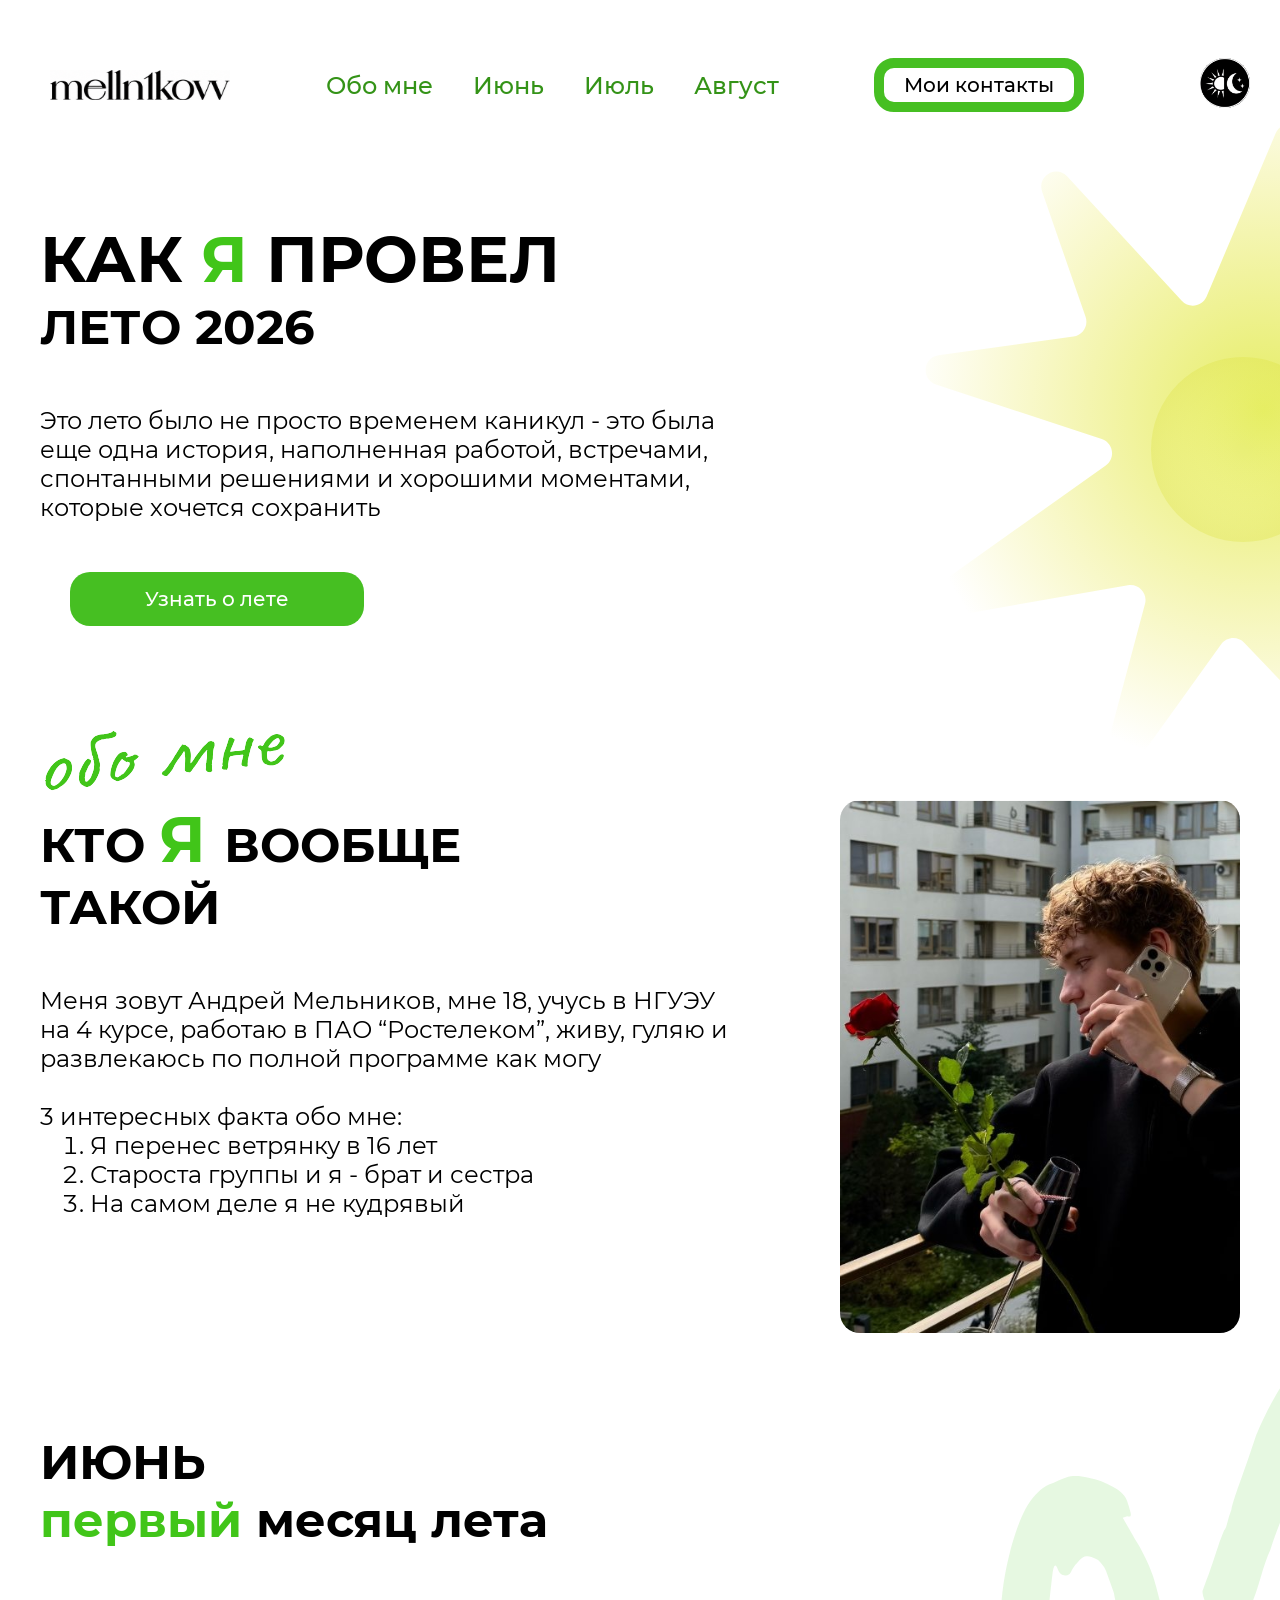
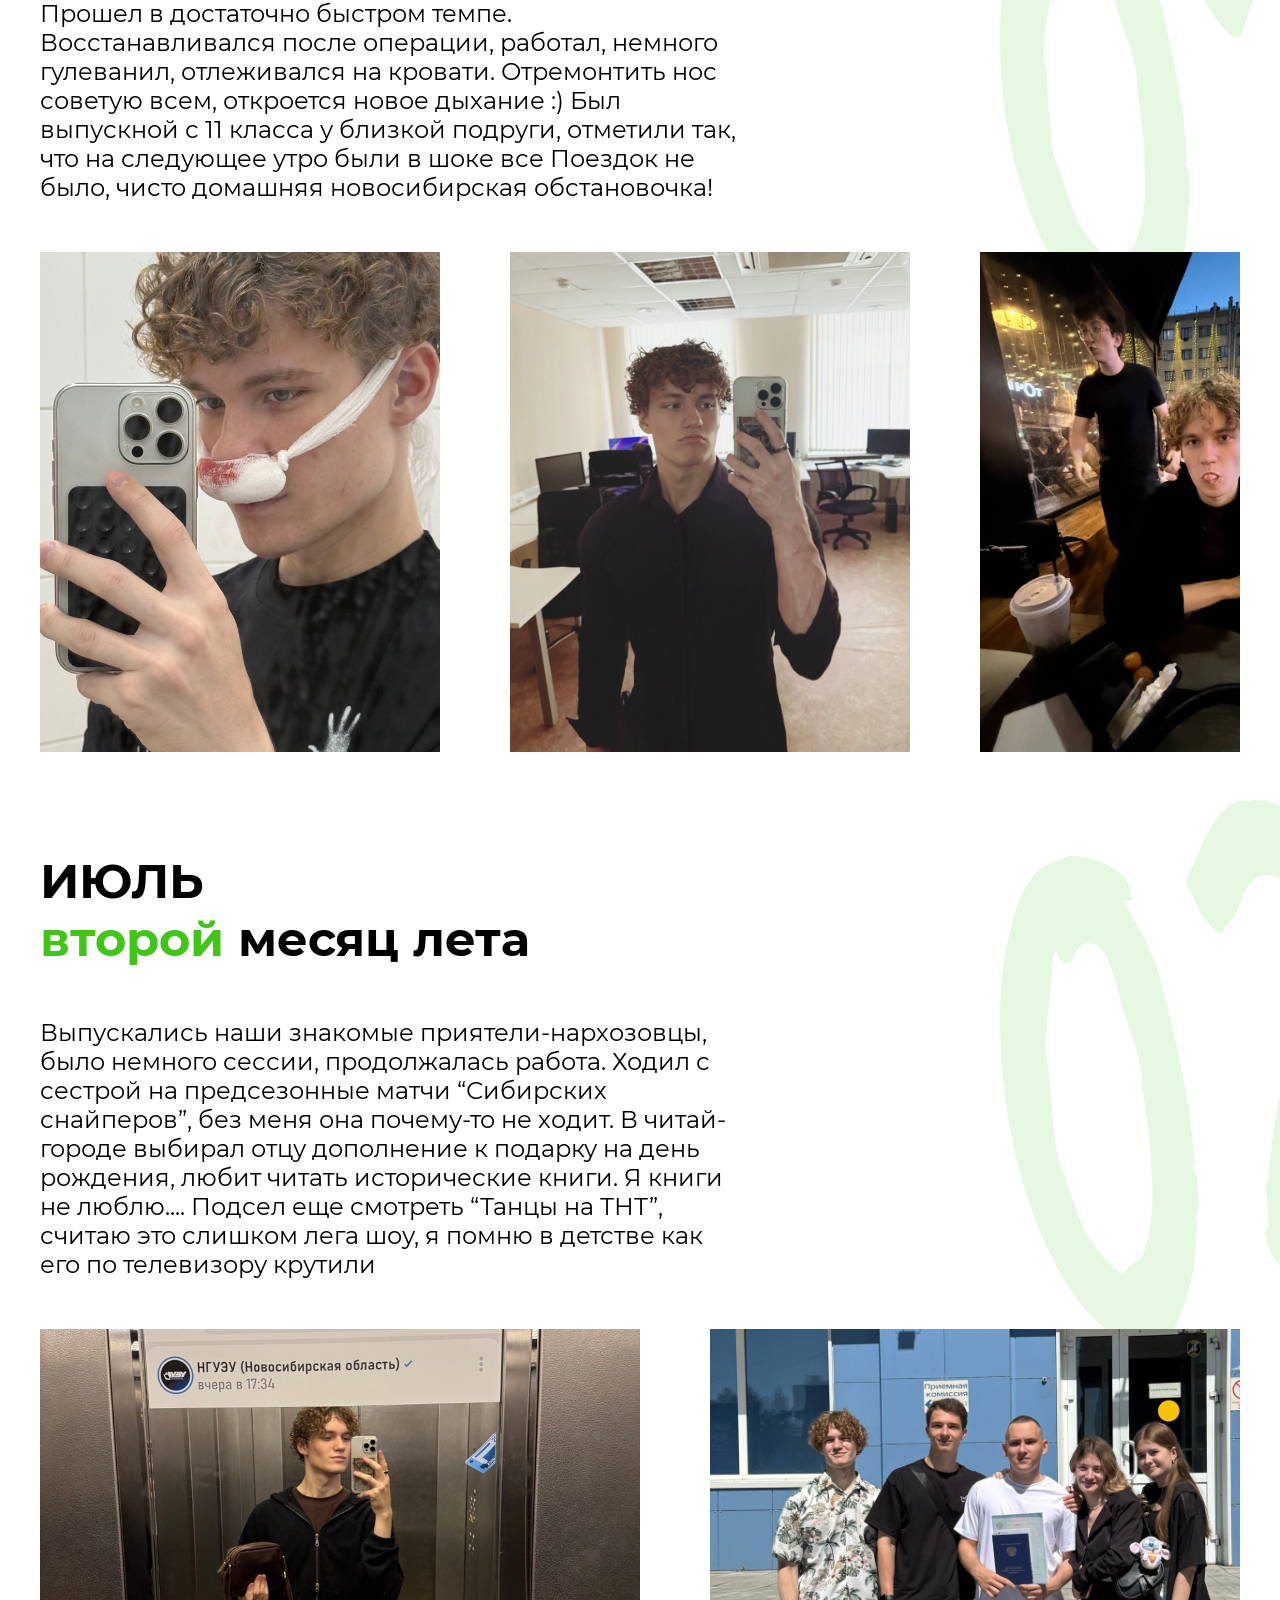
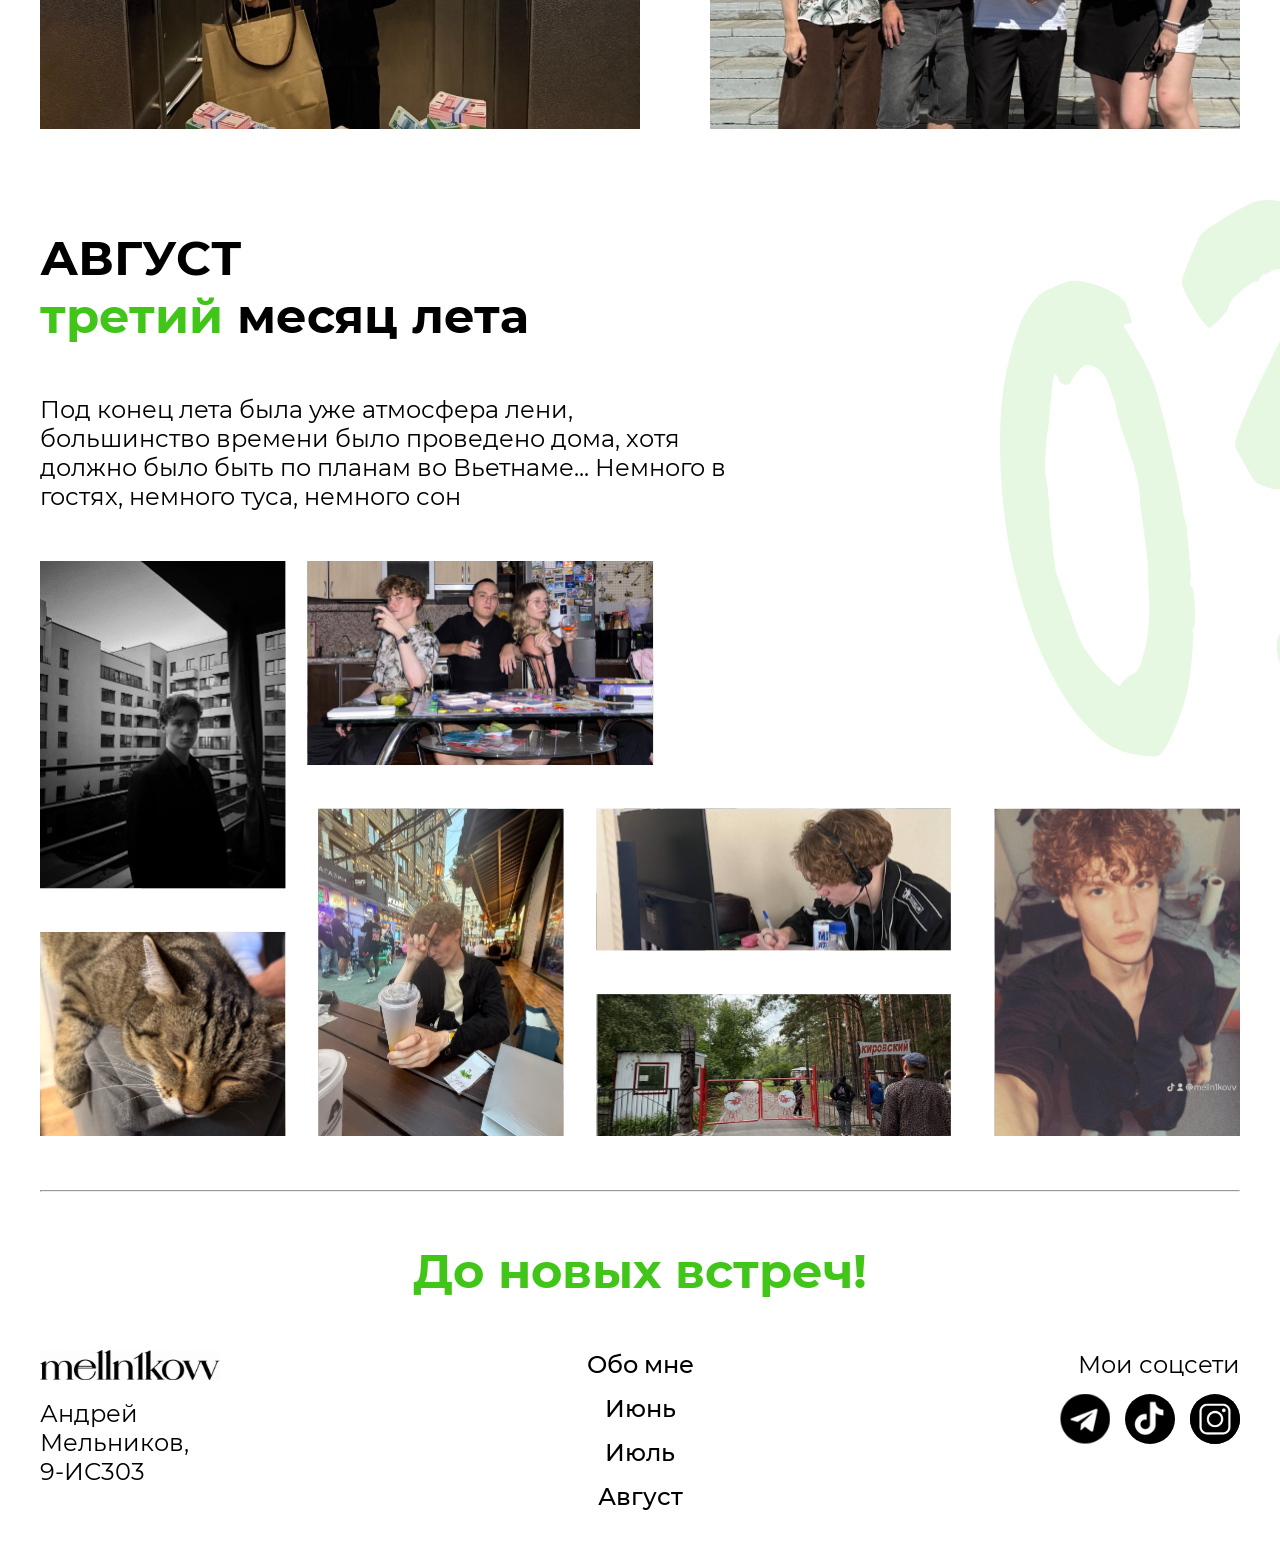
<file: index.html>
<!DOCTYPE html>
<html lang="en">

<head>
    <meta charset="UTF-8">
    <meta name="viewport" content="width=device-width, initial-scale=1.0">
    <link rel="stylesheet" href="style.css">
    <title>Как я провел лето</title>
    <script src="script.js" defer></script>
</head>

<body>
    <header class="header">
        <img class="header__logo" src="images/logo.svg" alt="">
        <nav class="menu">
            <ul class="menu__list">
                <li class="menu__item">
                    <a class="menu__link" data-target="#sec2">Обо мне</a>
                </li>
                <li class="menu__item">
                    <a class="menu__link" data-target="#sec3">Июнь</a>
                </li>
                <li class="menu__item">
                    <a class="menu__link" data-target="#sec4">Июль</a>
                </li>
                <li class="menu__item">
                    <a class="menu__link" data-target="#sec5">Август</a>
                </li>
            </ul>
        </nav>
        <button class="header__button header--contacts" data-target="#footer">Мои контакты</button>
        <button class="header__button header--theme" id="themeToggle"><img class="header--changetheme"
                src="images/changetheme_darktheme.svg" alt=""></button>
    </header>
    <img class="body__backgroundsun" src="images/sun.svg" alt="">
    <main>
        <section class="sec" id="sec1">
            <h1 class="sec__title"><span class="sec--bigtitle">КАК<span class="sec--green"> Я </span> ПРОВЕЛ </span><br>
                ЛЕТО 2026</span></h1>
            <p class="sec__text">Это лето было не просто временем каникул - это была еще одна история, наполненная
                работой, встречами, спонтанными решениями и хорошими моментами, которые хочется сохранить</p>
            <button class="sec1__buttion" data-target="#sec2">Узнать о лете</button>
        </section>
        <section class="sec" id="sec2">
            <img class="about__icon" src="images/aboutme.svg" alt="Обо мне">
            <article class="sec__content">
                <article class="sec__aboutme">
                    <h1 class="sec__title">КТО <span class="sec--bigtitle"><span class="sec--green">Я
                            </span></span>ВООБЩЕ <br> ТАКОЙ</h1>
                    <p class="sec__text">Меня зовут Андрей Мельников, мне 18, учусь в НГУЭУ на 4 курсе, работаю в ПАО
                        “Ростелеком”, живу, гуляю и развлекаюсь по полной программе как могу <br> <br> 3 интересных
                        факта обо мне:
                    <ol class="sec__interestingfacts">
                        <li> Я перенес ветрянку в 16 лет</li>
                        <li>Староста группы и я - брат и сестра</li>
                        <li>На самом деле я не кудрявый</li>
                    </ol>
                    </p>
                </article>
                <img class="sec__aboutphoto" src="images/me.svg" alt="моя фота с розой">
            </article>
        </section>
        <section class="sec" id="sec3">
            <h1 class="sec__title">ИЮНЬ <br><span class="sec--green">первый </span>месяц
                лета</span></h1>
            <p class="sec__text">Прошел в достаточно быстром темпе. Восстанавливался после операции, работал, немного
                гулеванил, отлеживался на кровати. Отремонтить нос советую всем, откроется новое дыхание :) Был
                выпускной с 11 класса у близкой подруги, отметили так, что на следующее утро были в шоке все Поездок не
                было, чисто домашняя новосибирская обстановочка!</p>
            <img class="sec__number sec--number01" src="images/01.svg" alt="">
            <article class="carousel">
                <article class="carousel__track">
                    <figure class="carousel__slide">
                        <img class="carousel__image" src="images/carousel1_me1.svg" alt="я карусель 1 фото 1">
                    </figure>
                    <figure class="carousel__slide">
                        <img class="carousel__image" src="images/carousel1_me2.svg" alt="я карусель 1 фото 2">
                    </figure>
                    <figure class="carousel__slide">
                        <img class="carousel__image" src="images/carousel1_me3.svg" alt="я карусель 1 фото 3">
                    </figure>
                    <figure class="carousel__slide">
                        <img class="carousel__image" src="images/carousel1_me4.svg" alt="я карусель 1 фото 4">
                    </figure>
                    <figure class="carousel__slide">
                        <img class="carousel__image" src="images/carousel1_me5.svg" alt="я карусель 1 фото 5">
                    </figure>
                    <figure class="carousel__slide">
                        <img class="carousel__image" src="images/carousel1_me6.svg" alt="я карусель 1 фото 6">
                    </figure>
                </article>
            </article>
        </section>
        <section class="sec" id="sec4">
            <h1 class="sec__title">ИЮЛЬ <br><span class="sec--green">второй </span>месяц
                лета</span></h1>
            <p class="sec__text">Выпускались наши знакомые приятели-нархозовцы, было немного сессии, продолжалась
                работа. Ходил с сестрой на предсезонные матчи “Сибирских снайперов”, без меня она почему-то не ходит. В
                читай-городе выбирал отцу дополнение к подарку на день рождения, любит читать исторические книги. Я
                книги не люблю.... Подсел еще смотреть “Танцы на ТНТ”, считаю это слишком лега шоу, я помню в детстве
                как его по телевизору крутили</p>
            <img class="sec__number sec--number02" src="images/02.svg" alt="">
            <article class="carousel carousel--horizontal">
                <article class="carousel__track">
                    <figure class="carousel__slide">
                        <img class="carousel__image" src="images/carousel2_me1.svg" alt="я карусель 2 фото 1">
                    </figure>
                    <figure class="carousel__slide">
                        <img class="carousel__image" src="images/carousel2_me2.svg" alt="я карусель 2 фото 2">
                    </figure>
                    <figure class="carousel__slide">
                        <img class="carousel__image" src="images/carousel2_me3.svg" alt="я карусель 2 фото 3">
                    </figure>
                    <figure class="carousel__slide">
                        <img class="carousel__image" src="images/carousel2_me4.svg" alt="я карусель 2 фото 4">
                    </figure>
                    <figure class="carousel__slide">
                        <img class="carousel__image" src="images/carousel2_me5.svg" alt="я карусель 2 фото 5">
                    </figure>
                    <figure class="carousel__slide">
                        <img class="carousel__image" src="images/carousel2_me6.svg" alt="я карусель 2 фото 6">
                    </figure>
                </article>
            </article>
        </section>
        <section class="sec" id="sec5">
            <h1 class="sec__title">АВГУСТ <br><span class="sec--green">третий </span>месяц
                лета</h1>
            <p class="sec__text">Под конец лета была уже атмосфера лени, большинство времени было проведено дома, хотя
                должно было быть по планам во Вьетнаме... Немного в гостях, немного туса, немного сон</p>
            <img class="sec__number sec--number03" src="images/03.svg" alt="">
            <img class="sec5__me sec5--desktop" src="images/photos_august.svg" alt="">
            <img class="sec5__me sec5--mobile" src="images/photos_august_mobile.svg" alt="">
        </section>
        <hr>
    </main>
    <footer class="footer" id="footer">
        <p class="sec__title sec--titlefooter"><span class="sec--green">До новых встреч!</span></p>
        <article class="footerelements">
            <article class="footer__logoandtext">
                <img class="footer__logo" src="images/logo.svg" alt="">
                <p class="sec__text sec--footertext">Андрей <br> Мельников, <br> 9-ИС303</p>
            </article>
            <nav class="menu menu--footer">
                <ul class="menu__list">
                    <li class="menu__item">
                        <a class="menu__link" data-target="#sec2">Обо мне</a>
                    </li>
                    <li class="menu__item">
                        <a class="menu__link" data-target="#sec3">Июнь</a>
                    </li>
                    <li class="menu__item">
                        <a class="menu__link" data-target="#sec4">Июль</a>
                    </li>
                    <li class="menu__item">
                        <a class="menu__link" data-target="#sec5">Август</a>
                    </li>
                </ul>
            </nav>
            <article class="social_network">
                <p class="sec__text sec--footer_social_network_text">Мои соцсети</p>
                <article class="social_network__logo">
                    <a class="social_network_link" href="https://t.me/melln1kovv"><img class="telegramlogo"
                            src="images/telegram.svg" alt=""></a>
                    <a class="social_network_link" href="https://www.tiktok.com/@melln1kovv?_r=1&_t=ZS-99oZk1SH4vQ"><img
                            class="tiktoklogo" src="images/titkok.svg" alt=""></a>
                    <a class="social_network_link"
                        href="https://www.instagram.com/hrsdtsqw?stkn=amUwMGc5Zmx0M3lm&utm_source=qr"><img
                            class="instagramlogo" src="images/instagram.svg" alt=""></a>
                </article>
            </article>
        </article>
    </footer>
</body>

</html>
</file>
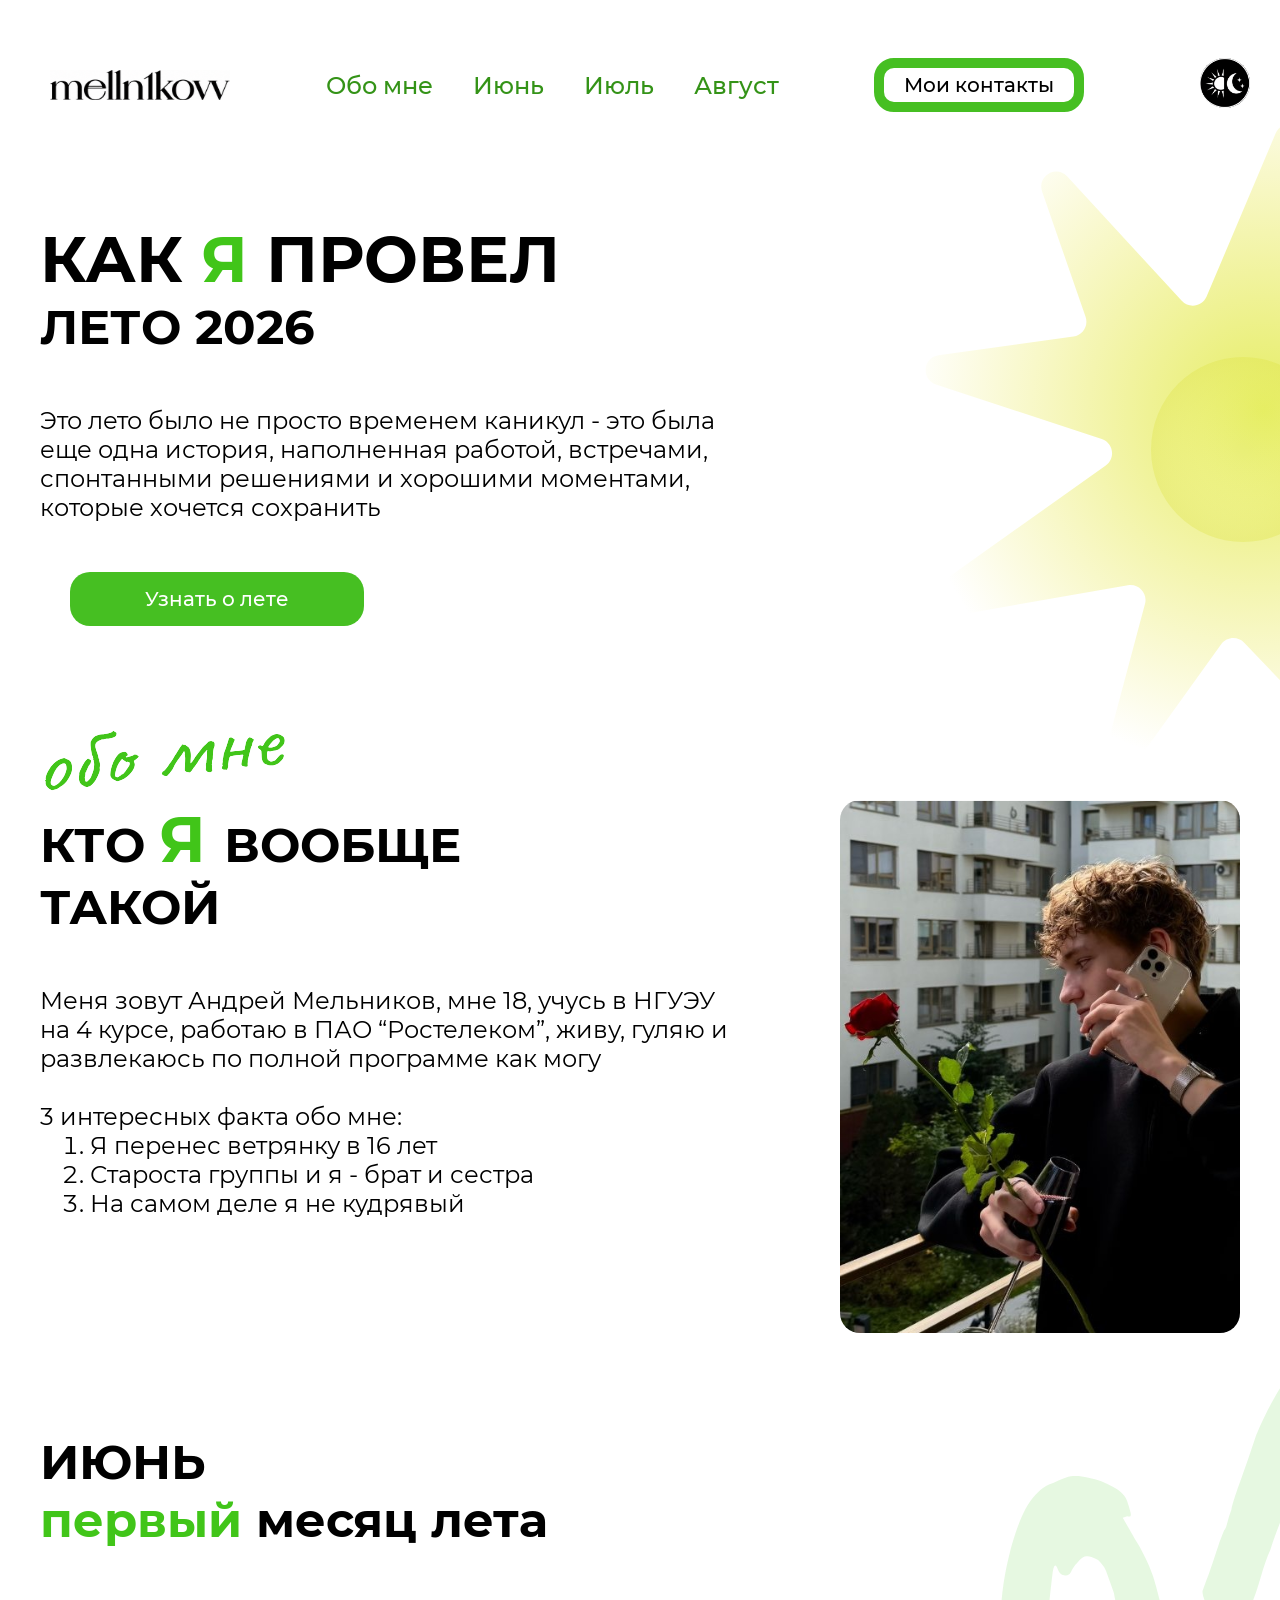
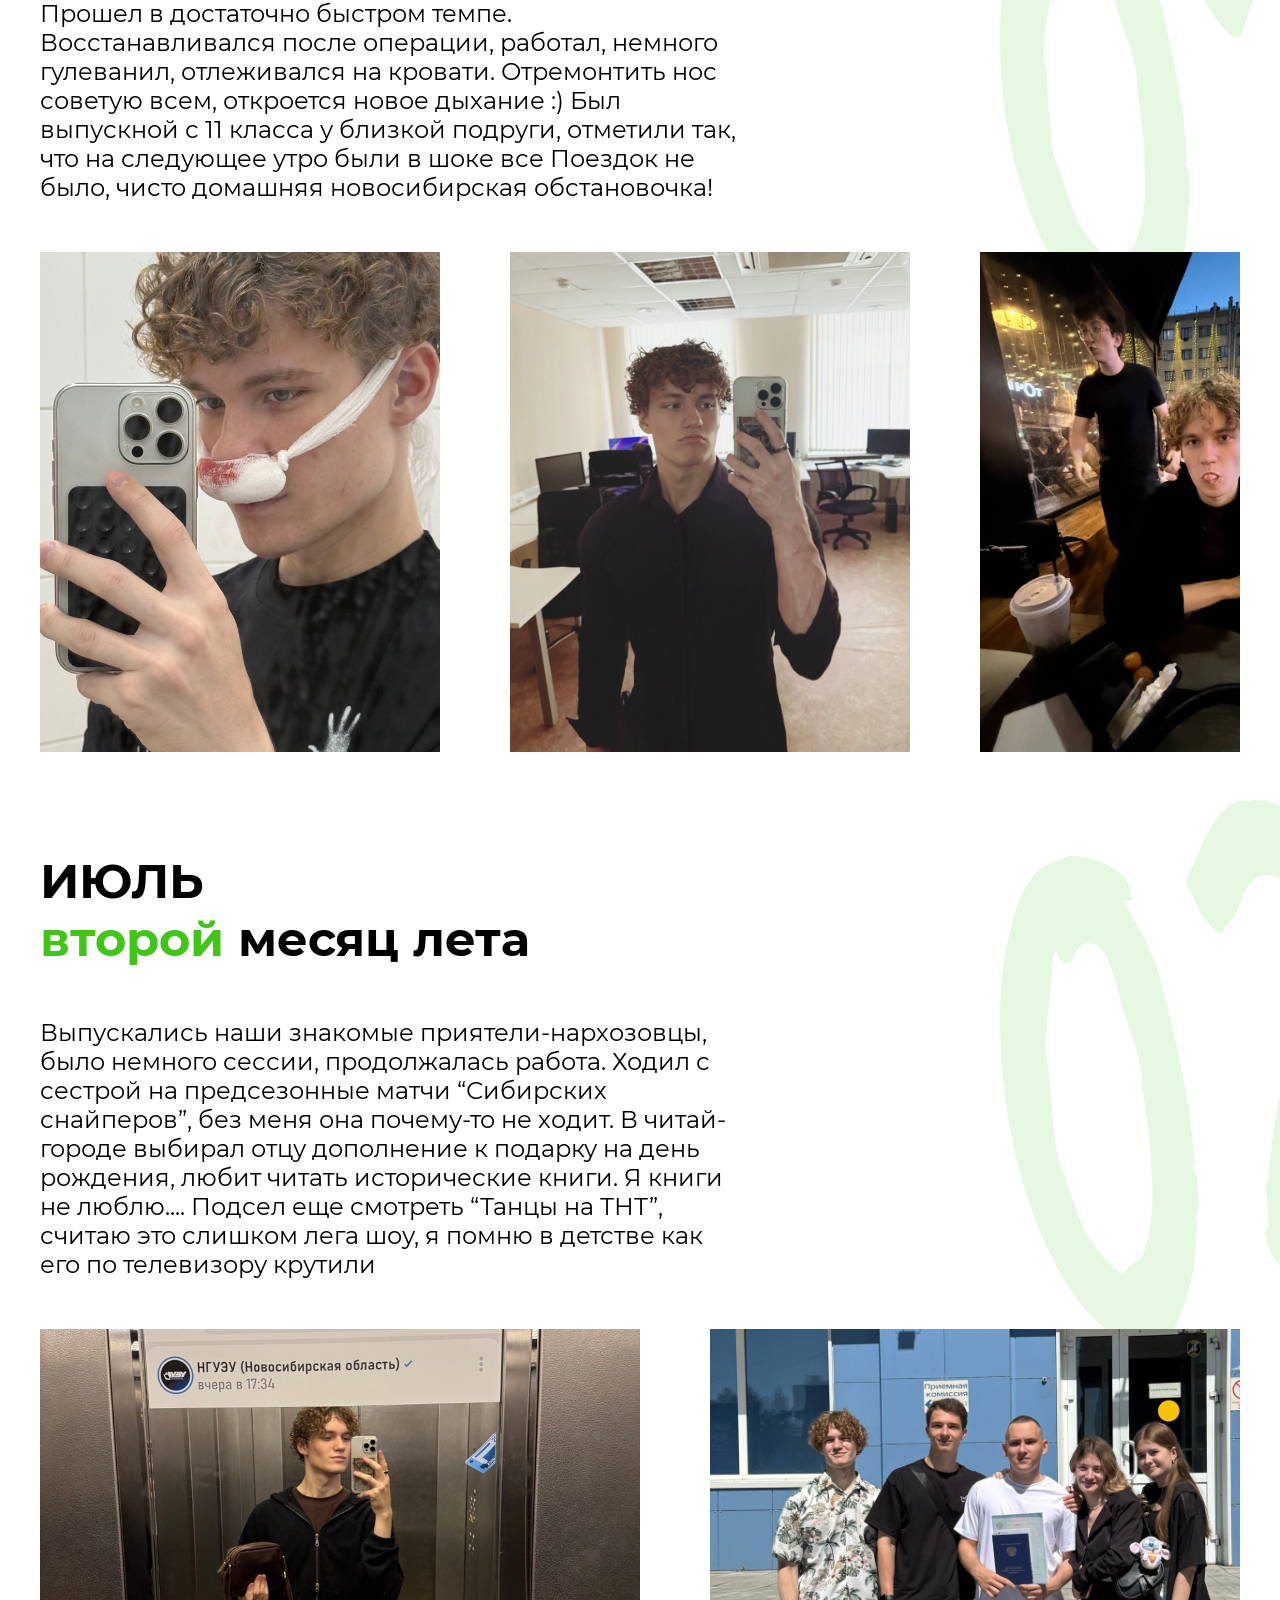
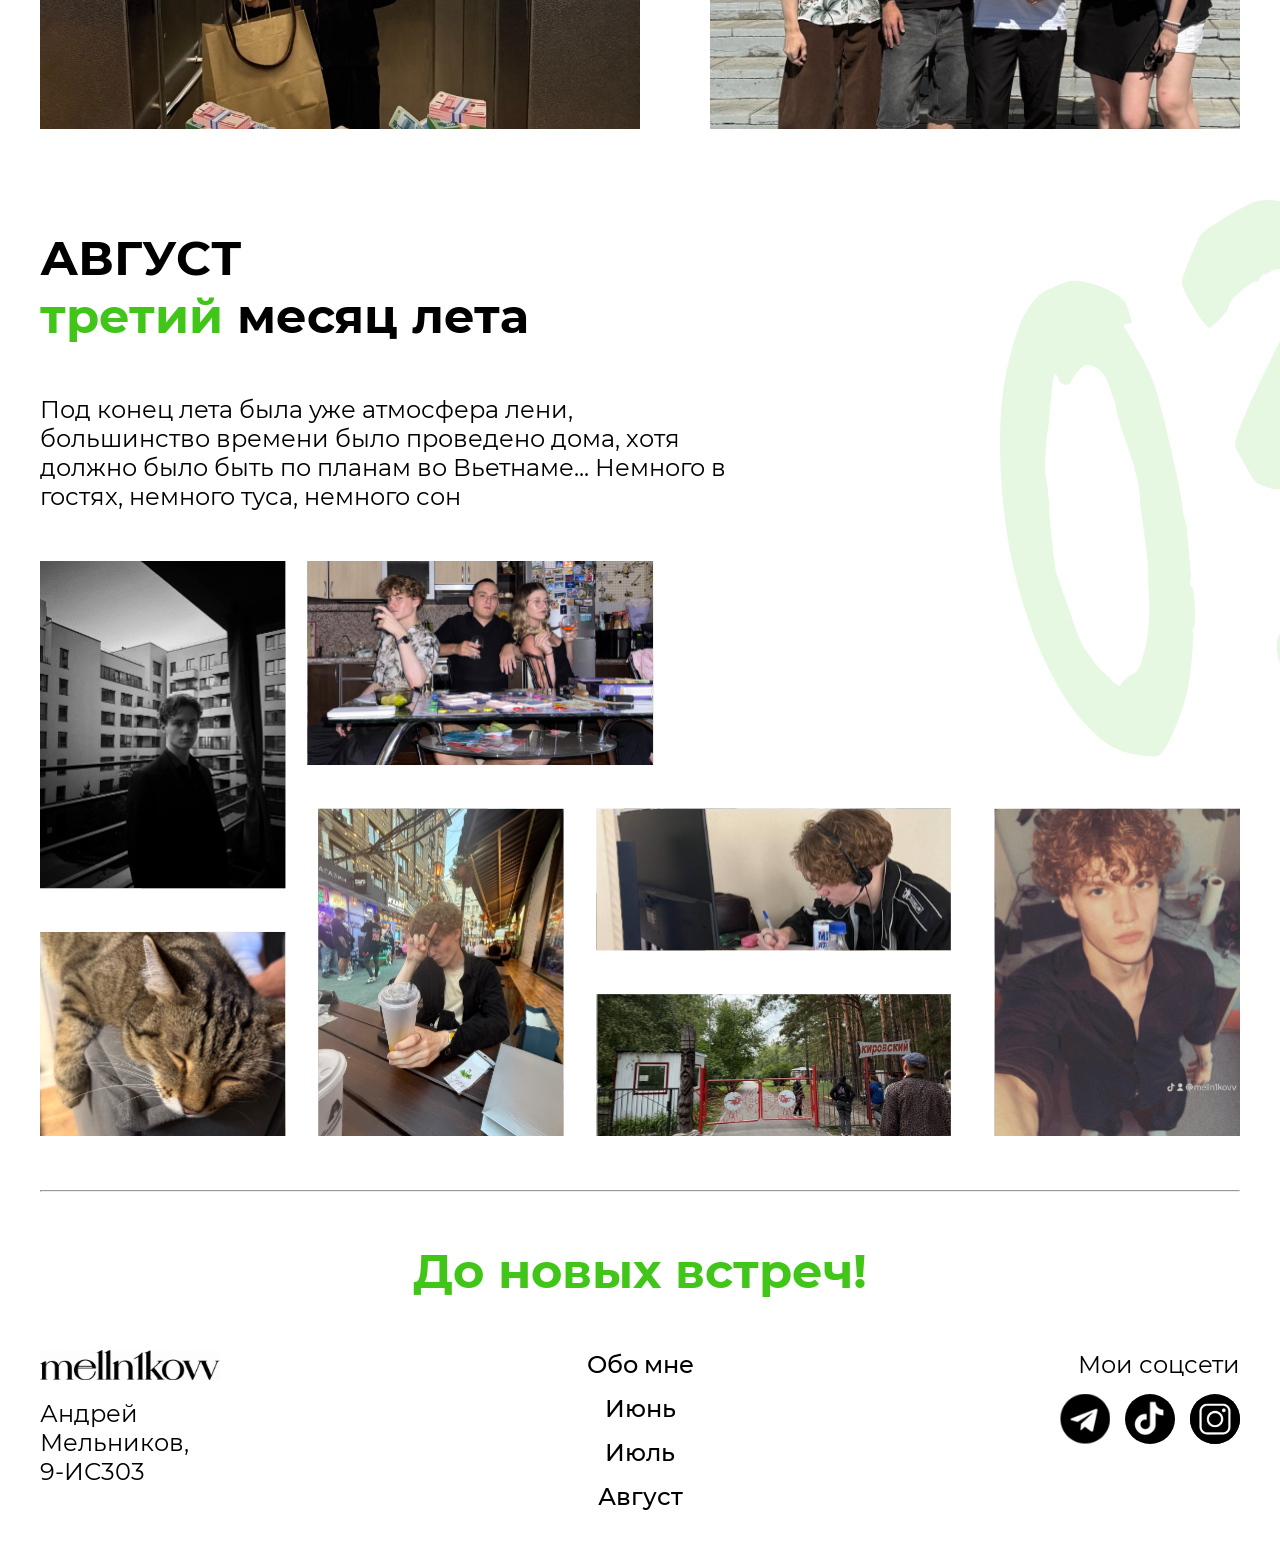
<file: docs/index.html>
<!DOCTYPE html>
<html lang="en">
<head>
    <meta charset="UTF-8">
    <meta name="viewport" content="width=device-width, initial-scale=1.0">
    <link rel="stylesheet" href="style.css">
    <title>Как я провел лето</title>
    <script src="script.js" defer></script>
</head>
<body>
    <header class="header">
        <img class="header__logo" src="images/logo.svg" alt="">
        <nav class="menu">
            <ul class="menu__list">
                <li class="menu__item">
                    <a class="menu__link" data-target="#sec2">Обо мне</a>
                </li>
                <li class="menu__item">
                    <a class="menu__link" data-target="#sec3">Июнь</a>
                </li>
                <li class="menu__item">
                    <a class="menu__link" data-target="#sec4">Июль</a>
                </li>
                <li class="menu__item">
                    <a class="menu__link" data-target="#sec5">Август</a>
                </li>
            </ul>
        </nav>
        <button class="header__button header--contacts" data-target="#footer">Мои контакты</button>
        <button class="header__button header--mobile"><img src="images/mobilemenu.svg" alt=""></button>
        <button class="header__button header--theme" id="themeToggle"><img class="header--changetheme"
                src="images/changetheme_darktheme.svg" alt=""></button>
    </header>
    <img class="body__backgroundsun" src="images/sun.svg" alt="">
    <main>
        <section class="sec" id="sec1">
            <h1 class="sec__title"><span class="sec--bigtitle">КАК<span class="sec--green"> Я </span> ПРОВЕЛ </span><br>
                ЛЕТО 2026</span></h1>
            <p class="sec__text">Это лето было не просто временем каникул - это была еще одна история, наполненная
                работой, встречами, спонтанными решениями и хорошими моментами, которые хочется сохранить</p>
            <button class="sec1__buttion" data-target="#sec2">Узнать о лете</button>
        </section>
        <section class="sec" id="sec2">
            <img class="about__icon" src="images/aboutme.svg" alt="Обо мне">
            <article class="sec__content">
                <article class="sec__aboutme">
                    <h1 class="sec__title">КТО <span class="sec--bigtitle"><span class="sec--green">Я
                            </span></span>ВООБЩЕ <br> ТАКОЙ</h1>
                    <p class="sec__text">Меня зовут Андрей Мельников, мне 18, учусь в НГУЭУ на 4 курсе, работаю в ПАО
                        “Ростелеком”, живу, гуляю и развлекаюсь по полной программе как могу <br> <br> 3 интересных
                        факта обо мне:
                    <ol class="sec__interestingfacts">
                        <li> Я перенес ветрянку в 16 лет</li>
                        <li>Староста группы и я - брат и сестра</li>
                        <li>На самом деле я не кудрявый</li>
                    </ol>
                    </p>
                </article>
                <img class="sec__aboutphoto" src="images/me.svg" alt="моя фота с розой">
            </article>
        </section>
        <section class="sec" id="sec3">
            <h1 class="sec__title">ИЮНЬ <br><span class="sec--green">первый </span>месяц
                лета</span></h1>
            <p class="sec__text">Прошел в достаточно быстром темпе. Восстанавливался после операции, работал, немного
                гулеванил, отлеживался на кровати. Отремонтить нос советую всем, откроется новое дыхание :) Был
                выпускной с 11 класса у близкой подруги, отметили так, что на следующее утро были в шоке все Поездок не
                было, чисто домашняя новосибирская обстановочка!</p>
            <img class="sec__number sec--number01" src="images/01.svg" alt="">
            <article class="carousel">
                <article class="carousel__track">
                    <figure class="carousel__slide">
                        <img class="carousel__image" src="images/carousel1_me1.svg" alt="я карусель 1 фото 1">
                    </figure>
                    <figure class="carousel__slide">
                        <img class="carousel__image" src="images/carousel1_me2.svg" alt="я карусель 1 фото 2">
                    </figure>
                    <figure class="carousel__slide">
                        <img class="carousel__image" src="images/carousel1_me3.svg" alt="я карусель 1 фото 3">
                    </figure>
                    <figure class="carousel__slide">
                        <img class="carousel__image" src="images/carousel1_me4.svg" alt="я карусель 1 фото 4">
                    </figure>
                    <figure class="carousel__slide">
                        <img class="carousel__image" src="images/carousel1_me5.svg" alt="я карусель 1 фото 5">
                    </figure>
                    <figure class="carousel__slide">
                        <img class="carousel__image" src="images/carousel1_me6.svg" alt="я карусель 1 фото 6">
                    </figure>
                </article>
            </article>
        </section>
        <section class="sec" id="sec4">
            <h1 class="sec__title">ИЮЛЬ <br><span class="sec--green">второй </span>месяц
                лета</span></h1>
            <p class="sec__text">Выпускались наши знакомые приятели-нархозовцы, было немного сессии, продолжалась
                работа. Ходил с сестрой на предсезонные матчи “Сибирских снайперов”, без меня она почему-то не ходит. В
                читай-городе выбирал отцу дополнение к подарку на день рождения, любит читать исторические книги. Я
                книги не люблю.... Подсел еще смотреть “Танцы на ТНТ”, считаю это слишком лега шоу, я помню в детстве
                как его по телевизору крутили</p>
            <img class="sec__number sec--number02" src="images/02.svg" alt="">
            <article class="carousel carousel--horizontal">
                <article class="carousel__track">
                    <figure class="carousel__slide">
                        <img class="carousel__image" src="images/carousel2_me1.svg" alt="я карусель 2 фото 1">
                    </figure>
                    <figure class="carousel__slide">
                        <img class="carousel__image" src="images/carousel2_me2.svg" alt="я карусель 2 фото 2">
                    </figure>
                    <figure class="carousel__slide">
                        <img class="carousel__image" src="images/carousel2_me3.svg" alt="я карусель 2 фото 3">
                    </figure>
                    <figure class="carousel__slide">
                        <img class="carousel__image" src="images/carousel2_me4.svg" alt="я карусель 2 фото 4">
                    </figure>
                    <figure class="carousel__slide">
                        <img class="carousel__image" src="images/carousel2_me5.svg" alt="я карусель 2 фото 5">
                    </figure>
                    <figure class="carousel__slide">
                        <img class="carousel__image" src="images/carousel2_me6.svg" alt="я карусель 2 фото 6">
                    </figure>
                </article>
            </article>
        </section>
        <section class="sec" id="sec5">
            <h1 class="sec__title">АВГУСТ <br><span class="sec--green">третий </span>месяц
                лета</h1>
            <p class="sec__text">Под конец лета была уже атмосфера лени, большинство времени было проведено дома, хотя
                должно было быть по планам во Вьетнаме... Немного в гостях, немного туса, немного сон</p>
            <img class="sec__number sec--number03" src="images/03.svg" alt="">
            <img class="sec5__me sec5--desktop" src="images/photos_august.svg" alt="">
            <img class="sec5__me sec5--mobile" src="images/photos_august_mobile.svg" alt="">
        </section>
        <hr>
    </main>
    <footer class="footer" id="footer">
        <p class="sec__title sec--titlefooter"><span class="sec--green">До новых встреч!</span></p>
        <article class="footerelements">
            <article class="footer__logoandtext">
                <img class="footer__logo" src="images/logo.svg" alt="">
                <p class="sec__text sec--footertext">Андрей <br> Мельников, <br> 9-ИС303</p>
            </article>
            <nav class="menu menu--footer">
                <ul class="menu__list">
                    <li class="menu__item">
                        <a class="menu__link" data-target="#sec2">Обо мне</a>
                    </li>
                    <li class="menu__item">
                        <a class="menu__link" data-target="#sec3">Июнь</a>
                    </li>
                    <li class="menu__item">
                        <a class="menu__link" data-target="#sec4">Июль</a>
                    </li>
                    <li class="menu__item">
                        <a class="menu__link" data-target="#sec5">Август</a>
                    </li>
                </ul>
            </nav>
            <article class="social_network">
                <p class="sec__text sec--footer_social_network_text">Мои соцсети</p>
                <article class="social_network__logo">
                    <a class="social_network_link" href="https://t.me/melln1kovv"><img class="telegramlogo"
                            src="images/telegram.svg" alt=""></a>
                    <a class="social_network_link" href="https://www.tiktok.com/@melln1kovv?_r=1&_t=ZS-99oZk1SH4vQ"><img
                            class="tiktoklogo" src="images/titkok.svg" alt=""></a>
                    <a class="social_network_link"
                        href="https://www.instagram.com/hrsdtsqw?stkn=amUwMGc5Zmx0M3lm&utm_source=qr"><img
                            class="instagramlogo" src="images/instagram.svg" alt=""></a>
                </article>
            </article>
        </article>
    </footer>
</body>
</html>
</file>
<file: style.css>
@font-face {
    font-family: 'Montserrat_Regular';
    src: url('fonts/Montserrat-Regular.woff');
}

@font-face {
    font-family: 'Montserrat_Medium';
    src: url('fonts/Montserrat-Medium.woff');
}

@font-face {
    font-family: 'Montserrat_Bold';
    src: url('fonts/Montserrat-Bold.woff');
}

* {
    margin: 0;
    padding: 0;
}

header {
    display: flex;
    justify-content: space-between;
    align-items: center;
    width: 1440px;
    max-width: 1200px;
    margin: auto;
    padding: 50px;
}

.mobile-menu {
    display: none;
}

.header--mobilka {
    display: none;
}

.menu__list {
    display: flex;
    list-style: none;
    gap: 40px;
}

.menu__item {
    font-family: 'Montserrat_Medium';
    font-size: 24px;
}

.menu__link {
    text-decoration: none;
    color: rgb(52, 147, 23);
}

.menu__link:hover {
    color: rgb(154, 215, 125);
    transition: color 0.3s ease;
    cursor: pointer;
}

.header__button {
    font-family: 'Montserrat_Medium';
    font-size: 20px;
    border: 10px solid rgb(70, 191, 34);
    border-radius: 20px;
    background-color: white;
    padding-left: 20px;
    padding-right: 20px;
    padding-top: 5px;
    padding-bottom: 5px;
    cursor: pointer;
}

.header__button:hover {
    border: 10px solid rgb(199, 226, 191);
    transition: border 0.5s ease;
}

.header--mobile {
    border: none;
    display: none;
}

.header--mobile:hover {
    border: none;
}

.header--theme {
    border: none;
}

.header--theme:hover {
    border: none;
}

.header--changetheme {
    width: 50px;
    height: 50px;
}

.header--mobile {
    display: none;
}

.mobile-menu {
    display: none;
}

main {
    width: 1440px;
    max-width: 1200px;
    margin: auto;
    padding: 0;
}

.sec {
    padding-top: 50px;
    padding-bottom: 50px;
}

.sec__title {
    font-family: 'Montserrat_Bold';
    font-size: 48px;
}

.sec--green {
    color: rgb(65, 197, 25);
}

.sec--bigtitle {
    font-size: 64px;
}

.sec__text {
    font-family: 'Montserrat_Regular';
    width: 700px;
    padding-top: 50px;
    font-size: 24px;
}

.sec1__buttion {
    font-family: 'Montserrat_Medium';
    font-size: 20px;
    border-radius: 20px;
    background-color: rgb(70, 191, 34);
    border: none;
    padding-left: 75px;
    padding-right: 75px;
    padding-top: 15px;
    padding-bottom: 15px;
    color: white;
    margin-top: 50px;
    margin-left: 30px;
}

.sec1__buttion:hover {
    background-color: rgb(154, 215, 125);
    transition: background-color 0.5s ease;
    cursor: pointer;
}

.body__backgroundsun {
    position: absolute;
    z-index: -1;
    left: 800px;
    top: 1px;
}

.sec__interestingfacts {
    font-family: 'Montserrat_Regular';
    font-size: 24px;
    padding-left: 50px;
}

.sec__content {
    display: flex;
    justify-content: space-between;
}

.carousel {
    width: 1440px;
    max-width: 1200px;
    overflow: hidden;
    cursor: grab;
    user-select: none;
    -webkit-user-select: none;
    margin-top: 50px;
}

.carousel:active {
    cursor: grabbing;
}

.carousel__track {
    display: flex;
    flex-wrap: nowrap;
    width: max-content;
    gap: 70px;
    will-change: transform;
}

.carousel__slide {
    margin: 0;
}

.carousel__image {
    object-fit: cover;
    pointer-events: none;
    -webkit-user-drag: none;
    user-select: none;
}

.carousel:not(.carousel--horizontal) .carousel__slide {
    flex: 0 0 400px;
    width: 400px;
    height: 500px;
}

.carousel--horizontal .carousel__slide {
    flex: 0 0 600px;
    width: 600px;
    height: 400px;
}

.sec__number {
    position: absolute;
    z-index: -1;
    left: 1000px;
    top: 1380px;
}

.sec--number02 {
    top: 2400px;
}

.sec5__me {
    margin-top: 50px;
    width: 1440px;
    max-width: 1200px;
}

.sec5--mobile {
    display: none;
}

hr {
    margin: 0 auto;
    color: black;
    width: auto;
}

.sec--number03 {
    top: 3400px;
}

.menu__item--footer .menu__item {
    color: black;
}

.menu--footer .menu__list {
    display: flex;
    flex-direction: column;
    gap: 15px;
    text-align: center;
}

.menu--footer .menu__link {
    color: black;
    text-decoration: none;
    transition: color 0.3s ease;
    cursor: pointer;
}

.menu--footer .menu__link:hover,
.menu--footer .menu__link:focus {
    color: rgb(116, 115, 115);
}

footer {
    margin-top: 50px;
    margin-bottom: 50px;
}

.sec--titlefooter {
    text-align: center;
    margin: 0;
    padding: 0;
}

.sec--footertext {
    margin: 0;
    padding: 0;
    width: auto;
    margin-top: 15px;
}

.sec--footer_social_network_text {
    margin: 0;
    padding: 0;
    width: auto;
    text-align: right;
}

.footerelements {
    display: flex;
    margin: auto;
    width: 1440px;
    max-width: 1200px;
    justify-content: space-between;
    align-items: flex-start;
    margin-top: 50px;
}

.social_network__logo {
    display: flex;
    gap: 15px;
    margin-top: 15px;
}

.header--theme {
    border: none;
    background-color: white;
    width: 70px;
    height: 70px;
    cursor: pointer;
}

body.light-theme {
    background-color: white;
    color: black;
}

body.dark-theme {
    background-color: black;
    color: white;
}

.light-theme .header__button {
    color: #000000;
    background-color: #ffffff;
}

.dark-theme .header__button {
    color: #ffffff;
    background-color: #000000;
}

.dark-theme .header__theme {
    background-color: black;
}

.dark-theme .menu--footer .menu__link {
    color: white;
}

@media(max-width: 375px) {

    *,
    *::before,
    *::after {
        box-sizing: border-box;
    }

    html,
    body {
        max-width: 375px;
        margin: 0;
        overflow-x: hidden;
    }

    .header {
        width: 375px;
        height: 100px;
        padding-right: 15px;
        padding-left: 15px;
    }

    .header__logo {
        display: block;
        width: 130px;
        height: auto;
    }

    .header .menu {
        display: none;
    }

    .header__button {
        display: none;
    }

    .header--theme {
        display: inline-block;  
        padding: 0;
    }

    main {
        max-width: 375px;
        padding-left: 15px;
        padding-right: 15px;
        margin: 0 auto;
    }

    .sec {
        position: relative;
        padding-top: 30px;
        padding-bottom: 30px;
    }

    .sec__title {
        font-size: 24px;
    }

    .sec--bigtitle {
        font-size: 32px;
    }

    .sec__text {
        width: 290px;
        padding-top: 25px;
        font-size: 14px;
    }

    .body__backgroundsun {
        width: 210px;
        height: auto;
        left: auto;
        right: 5px;
        top: 30px;
    }

    .sec1__buttion {
        width: 190px;
        height: 40px;
        margin-top: 35px;
        margin-left: 20px;
        border-radius: 20px;
        font-size: 18px;
        padding: 0;
    }

    .about__icon {
        width: 70px;
        height: 20px;
    }

    .sec__content {
        display: flex;
        flex-direction: column;
        align-items: flex-start;
        justify-content: flex-start;
        gap: 25px;
    }

    .sec__interestingfacts {
        width: 290px;
        padding-left: 20px;
        font-size: 14px;
    }

    .sec__aboutphoto {
        width: 285px;
        height: 380px;
        margin: 0 auto;
    }
    
    .sec__number {
        position: absolute;
        z-index: 0;
        width: 80px;
        height: 100px;
        left: auto;
        right: 0;
        top: 25px;
    }

    .carousel {
        max-width: none;
        margin-top: 30px;
    }

    .carousel__track {
        gap: 20px;
    }

    .carousel:not(.carousel--horizontal) {
        width: 300px;
        height: 400px;
        margin-left: auto;
        margin-right: auto;
    }

    .carousel:not(.carousel--horizontal) .carousel__slide {
        flex: 0 0 300px;
        width: 300px;
        height: 400px;
    }

    .carousel--horizontal {
        width: 345px;
    }

    .carousel--horizontal .carousel__slide {
        flex: 0 0 345px;
        width: 345px;
        height: 230px;
    }

    .carousel--horizontal .carousel__image {
        width: 345px;
        height: 230px;
    }

    .sec5__me {
        display: inline-block;
        width: 345px;
        margin-top: 30px;
    }

    hr {
        border: 1px solid currentColor;
    }

    footer {
        width: 375px;
        margin-top: 30px;
        margin-bottom: 30px;
        padding-left: 15px;
        padding-right: 15px;
    }

    .sec--titlefooter {
        padding: 0;
        margin: 0;
        font-size: 24px;
        text-align: center;
    }

    .footerelements {
        max-width: 330px;
        margin-top: 30px;
        margin-bottom: 30px;
        margin-left: 0;
        margin-right: 0;
        display: flex;
        align-items: flex-start;
    }

    .footer__logo {
        width: 80px;
        height: 15px;
    }

    .sec--footertext {
        width: auto;
        padding: 0;
        margin-top: 10px;
        font-size: 14px;
    }

    .menu--footer .menu__list {
        display: flex;
        flex-direction: column;
        align-items: center;
        gap: 15px;
    }

    .menu--footer .menu__item {
        font-size: 14px;
    }

    .sec--footer_social_network_text {
       display: none;
    }

    .social_network__logo {
        display: flex;
        flex-direction: column;
        gap: 10px;
        margin: 0;
    }

    .social_network_link {
        width: 40px;
        height: 40px;
    }

    .telegramlogo,
    .tiktoklogo,
    .instagramlogo {
        width: 40px;
        height: 40px;
    }

    .sec--footer_social_network_text {
        display: none;
    }

    .sec5--desktop {
        display: none;
    }
}
</file>
<file: docs/style.css>
@font-face {
    font-family: 'Montserrat_Regular';
    src: url('fonts/Montserrat-Regular.woff');
}

@font-face {
    font-family: 'Montserrat_Medium';
    src: url('fonts/Montserrat-Medium.woff');
}

@font-face {
    font-family: 'Montserrat_Bold';
    src: url('fonts/Montserrat-Bold.woff');
}

* {
    margin: 0;
    padding: 0;
}

header {
    display: flex;
    justify-content: space-between;
    align-items: center;
    width: 1440px;
    max-width: 1200px;
    margin: auto;
    padding: 50px;
}

.mobile-menu {
    display: none;
}

.header--mobilka {
    display: none;
}

.menu__list {
    display: flex;
    list-style: none;
    gap: 40px;
}

.menu__item {
    font-family: 'Montserrat_Medium';
    font-size: 24px;
}

.menu__link {
    text-decoration: none;
    color: rgb(52, 147, 23);
}

.menu__link:hover {
    color: rgb(154, 215, 125);
    transition: color 0.3s ease;
    cursor: pointer;
}

.header__button {
    font-family: 'Montserrat_Medium';
    font-size: 20px;
    border: 10px solid rgb(70, 191, 34);
    border-radius: 20px;
    background-color: white;
    padding-left: 20px;
    padding-right: 20px;
    padding-top: 5px;
    padding-bottom: 5px;
    cursor: pointer;
}

.header__button:hover {
    border: 10px solid rgb(199, 226, 191);
    transition: border 0.5s ease;
}

.header--mobile {
    border: none;
    display: none;
}

.header--mobile:hover {
    border: none;
}

.header--theme {
    border: none;
}

.header--theme:hover {
    border: none;
}

.header--changetheme {
    width: 50px;
    height: 50px;
}

main {
    width: 1440px;
    max-width: 1200px;
    margin: auto;
    padding: 0;
}

.sec {
    padding-top: 50px;
    padding-bottom: 50px;
}

.sec__title {
    font-family: 'Montserrat_Bold';
    font-size: 48px;
}

.sec--green {
    color: rgb(65, 197, 25);
}

.sec--bigtitle {
    font-size: 64px;
}

.sec__text {
    font-family: 'Montserrat_Regular';
    width: 700px;
    padding-top: 50px;
    font-size: 24px;
}

.sec1__buttion {
    font-family: 'Montserrat_Medium';
    font-size: 20px;
    border-radius: 20px;
    background-color: rgb(70, 191, 34);
    border: none;
    padding-left: 75px;
    padding-right: 75px;
    padding-top: 15px;
    padding-bottom: 15px;
    color: white;
    margin-top: 50px;
    margin-left: 30px;
}

.sec1__buttion:hover {
    background-color: rgb(154, 215, 125);
    transition: background-color 0.5s ease;
    cursor: pointer;
}

.body__backgroundsun {
    position: absolute;
    z-index: -1;
    left: 800px;
    top: 1px;
}

.sec__interestingfacts {
    font-family: 'Montserrat_Regular';
    font-size: 24px;
    padding-left: 50px;
}

.sec__content {
    display: flex;
    justify-content: space-between;
}

.carousel {
    width: 1440px;
    max-width: 1200px;
    overflow: hidden;
    cursor: grab;
    user-select: none;
    -webkit-user-select: none;
    margin-top: 50px;
}

.carousel:active {
    cursor: grabbing;
}

.carousel__track {
    display: flex;
    flex-wrap: nowrap;
    width: max-content;
    gap: 70px;
    will-change: transform;
}

.carousel__slide {
    margin: 0;
}

.carousel__image {
    object-fit: cover;
    pointer-events: none;
    -webkit-user-drag: none;
    user-select: none;
}

.carousel:not(.carousel--horizontal) .carousel__slide {
    flex: 0 0 400px;
    width: 400px;
    height: 500px;
}

.carousel--horizontal .carousel__slide {
    flex: 0 0 600px;
    width: 600px;
    height: 400px;
}

.sec__number {
    position: absolute;
    z-index: -1;
    left: 1000px;
    top: 1380px;
}

.sec--number02 {
    top: 2400px;
}

.sec5__me {
    margin-top: 50px;
    width: 1440px;
    max-width: 1200px;
}

.sec5--mobile {
    display: none;
}

hr {
    margin: 0 auto;
    color: black;
    width: auto;
}

.sec--number03 {
    top: 3400px;
}

.menu__item--footer .menu__item {
    color: black;
}

.menu--footer .menu__list {
    display: flex;
    flex-direction: column;
    gap: 15px;
    text-align: center;
}

.menu--footer .menu__link {
    color: black;
    text-decoration: none;
    transition: color 0.3s ease;
    cursor: pointer;
}

.menu--footer .menu__link:hover,
.menu--footer .menu__link:focus {
    color: rgb(116, 115, 115);
}

footer {
    margin-top: 50px;
    margin-bottom: 50px;
}

.sec--titlefooter {
    text-align: center;
    margin: 0;
    padding: 0;
}

.sec--footertext {
    margin: 0;
    padding: 0;
    width: auto;
    margin-top: 15px;
}

.sec--footer_social_network_text {
    margin: 0;
    padding: 0;
    width: auto;
    text-align: right;
}

.footerelements {
    display: flex;
    margin: auto;
    width: 1440px;
    max-width: 1200px;
    justify-content: space-between;
    align-items: flex-start;
    margin-top: 50px;
}

.social_network__logo {
    display: flex;
    gap: 15px;
    margin-top: 15px;
}

.header--theme {
    border: none;
    background-color: white;
    width: 70px;
    height: 70px;
    cursor: pointer;
}

body.light-theme {
    background-color: white;
    color: black;
}

body.dark-theme {
    background-color: black;
    color: white;
}

.light-theme .header__button {
    color: #000000;
    background-color: #ffffff;
}

.dark-theme .header__button {
    color: #ffffff;
    background-color: #000000;
}

.dark-theme .header__theme {
    background-color: black;
}

.dark-theme .menu--footer .menu__link {
    color: white;
}

@media(max-width: 375px) {

    *,
    *::before,
    *::after {
        box-sizing: border-box;
    }

    html,
    body {
        max-width: 375px;
        margin: 0;
        overflow-x: hidden;
    }

    .header {
        width: 375px;
        height: 100px;
        padding-right: 15px;
        padding-left: 15px;
    }

    .header__logo {
        display: block;
        width: 130px;
        height: auto;
    }

    .header .menu {
        display: none;
    }

    .header__button {
        display: none;
    }

    .header--mobile {
        display: inline-block;
        width: 40px;
        height: 40px;
        padding: 0;
        margin: 0;
    }

    .header--mobile img {
        width: 40px;
        height: 40px;
    }

    .header--theme {
        display: none;
    }

    main {
        max-width: 375px;
        padding-left: 15px;
        padding-right: 15px;
        margin: 0 auto;
    }

    .sec {
        position: relative;
        padding-top: 30px;
        padding-bottom: 30px;
    }

    .sec__title {
        font-size: 24px;
    }

    .sec--bigtitle {
        font-size: 32px;
    }

    .sec__text {
        width: 290px;
        padding-top: 25px;
        font-size: 14px;
    }

    .body__backgroundsun {
        width: 210px;
        height: auto;
        left: auto;
        right: 5px;
        top: 30px;
    }

    .sec1__buttion {
        width: 190px;
        height: 40px;
        margin-top: 35px;
        margin-left: 20px;
        border-radius: 20px;
        font-size: 18px;
        padding: 0;
    }

    .about__icon {
        width: 70px;
        height: 20px;
    }

    .sec__content {
        display: flex;
        flex-direction: column;
        align-items: flex-start;
        justify-content: flex-start;
        gap: 25px;
    }

    .sec__interestingfacts {
        width: 290px;
        padding-left: 20px;
        font-size: 14px;
    }

    .sec__aboutphoto {
        width: 285px;
        height: 380px;
        margin: 0 auto;
    }
    
    .sec__number {
        position: absolute;
        z-index: 0;
        width: 80px;
        height: 100px;
        left: auto;
        right: 0;
        top: 25px;
    }

    .carousel {
        max-width: none;
        margin-top: 30px;
    }

    .carousel__track {
        gap: 20px;
    }

    .carousel:not(.carousel--horizontal) {
        width: 300px;
        height: 400px;
        margin-left: auto;
        margin-right: auto;
    }

    .carousel:not(.carousel--horizontal) .carousel__slide {
        flex: 0 0 300px;
        width: 300px;
        height: 400px;
    }

    .carousel--horizontal {
        width: 345px;
    }

    .carousel--horizontal .carousel__slide {
        flex: 0 0 345px;
        width: 345px;
        height: 230px;
    }

    .carousel--horizontal .carousel__image {
        width: 345px;
        height: 230px;
    }

    .sec5__me {
        display: inline-block;
        width: 345px;
        margin-top: 30px;
    }

    hr {
        border: 1px solid currentColor;
    }

    footer {
        width: 375px;
        margin-top: 30px;
        margin-bottom: 30px;
        padding-left: 15px;
        padding-right: 15px;
    }

    .sec--titlefooter {
        padding: 0;
        margin: 0;
        font-size: 24px;
        text-align: center;
    }

    .footerelements {
        max-width: 330px;
        margin-top: 30px;
        margin-bottom: 30px;
        margin-left: 0;
        margin-right: 0;
        display: flex;
        align-items: flex-start;
    }

    .footer__logo {
        width: 80px;
        height: 15px;
    }

    .sec--footertext {
        width: auto;
        padding: 0;
        margin-top: 10px;
        font-size: 14px;
    }

    .menu--footer .menu__list {
        display: flex;
        flex-direction: column;
        align-items: center;
        gap: 15px;
    }

    .menu--footer .menu__item {
        font-size: 14px;
    }

    .sec--footer_social_network_text {
       display: none;
    }

    .social_network__logo {
        display: flex;
        flex-direction: column;
        gap: 10px;
        margin: 0;
    }

    .social_network_link {
        width: 40px;
        height: 40px;
    }

    .telegramlogo,
    .tiktoklogo,
    .instagramlogo {
        width: 40px;
        height: 40px;
    }

    .sec--footer_social_network_text {
        display: none;
    }

    .sec5--desktop {
        display: none;
    }
}
</file>
